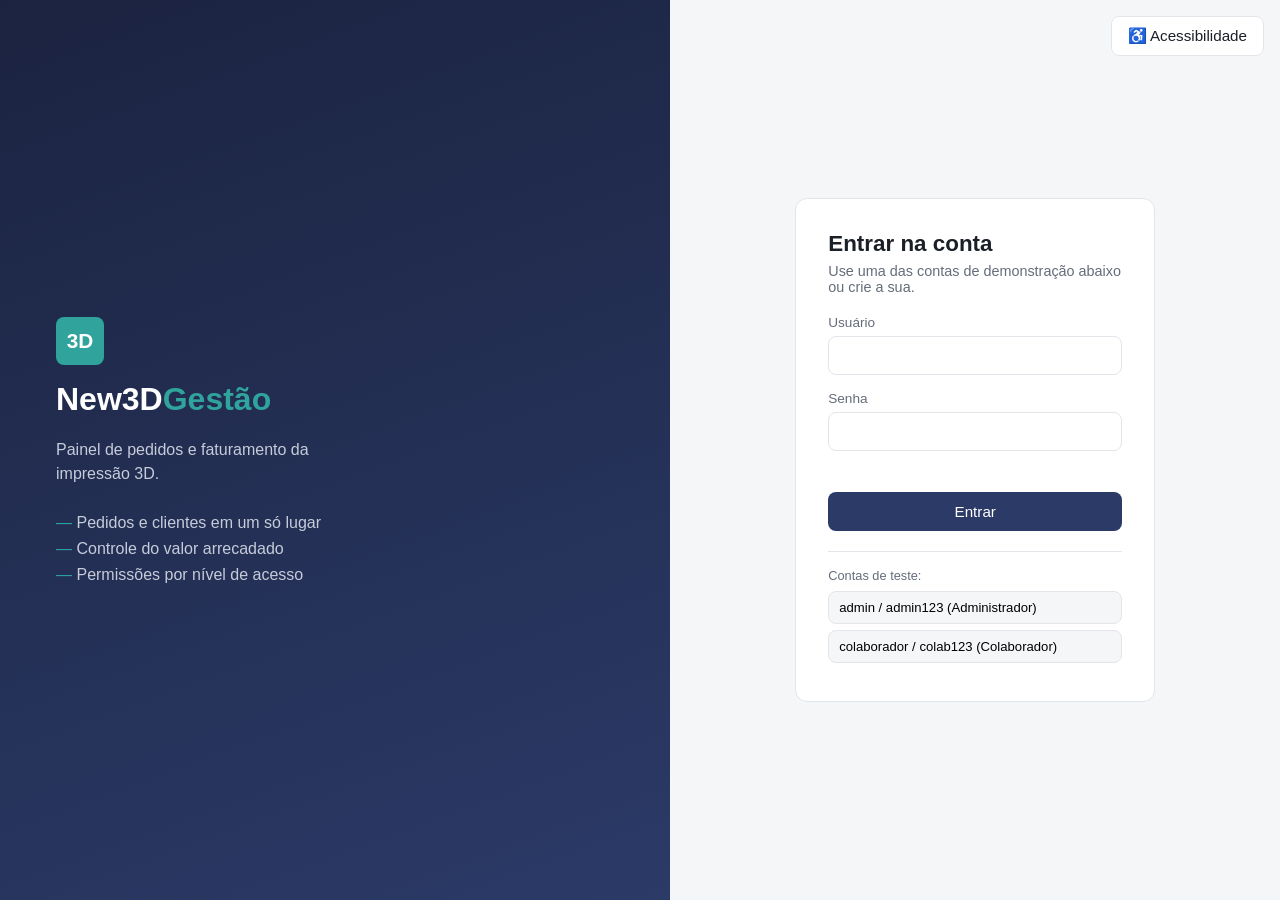
<file: index.html>
<!DOCTYPE html>
<html lang="pt-BR">
<head>
<meta charset="UTF-8">
<meta name="viewport" content="width=device-width, initial-scale=1.0">
<title>New3D Gestão — Entrar</title>
<link rel="stylesheet" href="style.css">
</head>
<body class="login-page">
  <button id="accessibility-toggle" class="btn btn-ghost login-accessibility" aria-controls="accessibility-panel" aria-expanded="false">♿ Acessibilidade</button>
  <main class="login-shell">
    <section class="login-brand" aria-hidden="true">
      <div class="brand-mark">3D</div>
      <h1>New3D<span>Gestão</span></h1>
      <p>Painel de pedidos e faturamento da impressão 3D.</p>
      <ul class="brand-points">
        <li>Pedidos e clientes em um só lugar</li>
        <li>Controle do valor arrecadado</li>
        <li>Permissões por nível de acesso</li>
      </ul>
    </section>

    <section class="login-form-wrap">
      <form id="login-form" class="login-form" novalidate>
        <h2>Entrar na conta</h2>
        <p class="form-help">Use uma das contas de demonstração abaixo ou crie a sua.</p>

        <div class="field">
          <label for="username">Usuário</label>
          <input type="text" id="username" name="username" autocomplete="username" required>
        </div>

        <div class="field">
          <label for="password">Senha</label>
          <input type="password" id="password" name="password" autocomplete="current-password" required>
        </div>

        <p id="login-error" class="form-error" role="alert" aria-live="assertive"></p>

        <button type="submit" class="btn btn-primary btn-block">Entrar</button>

        <div class="demo-accounts">
          <p>Contas de teste:</p>
          <button type="button" class="chip" data-user="admin" data-pass="admin123">admin / admin123 (Administrador)</button>
          <button type="button" class="chip" data-user="colaborador" data-pass="colab123">colaborador / colab123 (Colaborador)</button>
        </div>
      </form>
    </section>
  </main>

  <div class="accessibility-panel" id="accessibility-panel" hidden role="dialog" aria-labelledby="accessibility-title">
    <div class="accessibility-box">
      <div class="accessibility-head"><h2 id="accessibility-title">Acessibilidade</h2><button id="accessibility-close" class="btn btn-ghost" type="button">Fechar</button></div>
      <p>Ajuste a visualização conforme sua necessidade.</p>
      <div class="accessibility-actions">
        <button id="accessibility-font-decrease" class="btn btn-ghost" type="button">A− Diminuir texto</button>
        <button id="accessibility-font-reset" class="btn btn-ghost" type="button">A Resetar texto</button>
        <button id="accessibility-font-increase" class="btn btn-ghost" type="button">A+ Aumentar texto</button>
        <button id="accessibility-contrast" class="btn btn-primary" type="button">Alto contraste</button>
      </div>
    </div>
  </div>
  <script src="app.js"></script>
  <script>
    document.addEventListener('DOMContentLoaded', initLoginPage);
  </script>
</body>
</html>
</file>
<file: style.css>
/* ---- Tokens ---- */
:root {
  --navy-900: #1B2340;
  --navy-700: #2B3A67;
  --navy-500: #445285;
  --teal-500: #2FA39C;
  --teal-600: #26837D;
  --danger: #C4443F;
  --warn: #B8860B;
  --bg: #F5F6F8;
  --surface: #FFFFFF;
  --border: #E2E5EA;
  --text: #1B1F27;
  --text-soft: #656C7A;
  --radius: 8px;
  --font: "Inter", -apple-system, "Segoe UI", Roboto, sans-serif;
}

* { box-sizing: border-box; }

body {
  margin: 0;
  font-family: var(--font);
  color: var(--text);
  background: var(--bg);
}

h1, h2 { margin: 0 0 4px; font-weight: 600; }
p { margin: 0; }

.sr-only {
  position: absolute; width: 1px; height: 1px; overflow: hidden;
  clip: rect(0 0 0 0); white-space: nowrap;
}

.skip-link {
  position: absolute; left: -999px; top: 0;
  background: var(--navy-900); color: #fff; padding: 10px 16px;
  z-index: 200; border-radius: 0 0 var(--radius) 0;
}
.skip-link:focus { left: 0; }

a, button, input, select {
  font-family: inherit;
}

:focus-visible {
  outline: 2px solid var(--teal-600);
  outline-offset: 2px;
}

@media (prefers-reduced-motion: reduce) {
  * { animation: none !important; transition: none !important; }
}

/* ---- Buttons ---- */
.btn {
  border: 1px solid transparent;
  border-radius: var(--radius);
  padding: 10px 16px;
  font-size: 0.95rem;
  font-weight: 500;
  cursor: pointer;
}
.btn-primary { background: var(--navy-700); color: #fff; }
.btn-primary:hover { background: var(--navy-900); }
.btn-ghost { background: transparent; border-color: var(--border); color: var(--text); }
.btn-ghost:hover { background: var(--bg); }
.btn-block { width: 100%; }
.btn-danger { background: var(--danger); color: #fff; }
.btn-small { padding: 6px 10px; font-size: 0.85rem; }

/* ================= LOGIN ================= */
.login-page { background: var(--navy-900); }

.login-shell {
  min-height: 100vh;
  display: grid;
  grid-template-columns: 1.1fr 1fr;
}

.login-brand {
  background: linear-gradient(160deg, var(--navy-900), var(--navy-700));
  color: #fff;
  padding: 56px;
  display: flex;
  flex-direction: column;
  justify-content: center;
  gap: 16px;
}
.brand-mark {
  width: 48px; height: 48px;
  background: var(--teal-500);
  border-radius: var(--radius);
  display: flex; align-items: center; justify-content: center;
  font-weight: 700; font-size: 1.3rem;
}
.login-brand h1 { font-size: 2rem; }
.login-brand h1 span { color: var(--teal-500); }
.login-brand p { color: #C7CCDA; max-width: 34ch; line-height: 1.5; }
.brand-points { list-style: none; padding: 0; margin: 12px 0 0; display: grid; gap: 8px; color: #C7CCDA; }
.brand-points li::before { content: "— "; color: var(--teal-500); }

.login-form-wrap {
  display: flex; align-items: center; justify-content: center;
  background: var(--bg);
  padding: 24px;
}
.login-form {
  width: 100%; max-width: 360px;
  background: var(--surface);
  border: 1px solid var(--border);
  border-radius: 12px;
  padding: 32px;
}
.login-form h2 { font-size: 1.4rem; }
.form-help { color: var(--text-soft); font-size: 0.9rem; margin: 6px 0 20px; }

.field { margin-bottom: 16px; display: flex; flex-direction: column; gap: 6px; }
.field label { font-size: 0.85rem; font-weight: 500; color: var(--text-soft); }
.field input, .field select {
  padding: 10px 12px;
  border: 1px solid var(--border);
  border-radius: var(--radius);
  font-size: 0.95rem;
}
.field input:focus, .field select:focus { border-color: var(--teal-600); }

.form-error { color: var(--danger); font-size: 0.85rem; min-height: 1.2em; margin-bottom: 8px; }

.demo-accounts { margin-top: 20px; border-top: 1px solid var(--border); padding-top: 16px; }
.demo-accounts p { font-size: 0.8rem; color: var(--text-soft); margin-bottom: 8px; }
.chip {
  display: block; width: 100%; text-align: left;
  background: var(--bg); border: 1px solid var(--border); border-radius: var(--radius);
  padding: 8px 10px; margin-bottom: 6px; font-size: 0.82rem; cursor: pointer;
}
.chip:hover { border-color: var(--teal-600); }

@media (max-width: 800px) {
  .login-shell { grid-template-columns: 1fr; }
  .login-brand { padding: 32px; }
}

/* ================= APP SHELL ================= */
.app-shell {
  display: grid;
  grid-template-columns: 220px 1fr;
  grid-template-rows: 60px 1fr;
  grid-template-areas: "topbar topbar" "sidebar content";
  min-height: 100vh;
}

.topbar {
  grid-area: topbar;
  background: var(--navy-900);
  color: #fff;
  display: flex; align-items: center; gap: 16px;
  padding: 0 20px;
}
.topbar-title { font-weight: 700; }
.topbar-title span { color: var(--teal-500); }
.topbar-actions { margin-left: auto; display: flex; align-items: center; }
.topbar-user { display: flex; align-items: center; gap: 12px; font-size: 0.9rem; }
.role-badge {
  background: var(--teal-500); color: #0E2320;
  padding: 3px 10px; border-radius: 999px; font-size: 0.75rem; font-weight: 600;
}
.topbar .btn-ghost { color: #fff; border-color: #47517A; }

.menu-toggle {
  display: none;
  background: transparent; border: none; cursor: pointer;
  width: 32px; height: 32px; flex-direction: column; justify-content: center; gap: 5px;
}
.menu-toggle span { display: block; height: 2px; background: #fff; }

.sidebar {
  grid-area: sidebar;
  background: var(--surface);
  border-right: 1px solid var(--border);
  padding: 20px 0;
}
.sidebar ul { list-style: none; margin: 0; padding: 0; }
.sidebar a {
  display: block; padding: 12px 24px;
  color: var(--text-soft); text-decoration: none; font-weight: 500;
  border-left: 3px solid transparent;
}
.sidebar a:hover { background: var(--bg); color: var(--text); }
.sidebar a.active { color: var(--navy-700); border-left-color: var(--teal-500); background: var(--bg); }
.nav-admin-only { display: none; }

.content { grid-area: content; padding: 28px 32px; }
.view-sub { color: var(--text-soft); margin-bottom: 24px; }
.view-header { display: flex; justify-content: space-between; align-items: flex-end; margin-bottom: 20px; }

/* Stat cards */
.stat-grid {
  display: grid; grid-template-columns: repeat(4, 1fr); gap: 16px; margin: 24px 0;
}
.stat-card {
  background: var(--surface); border: 1px solid var(--border); border-radius: var(--radius);
  padding: 18px; display: flex; flex-direction: column; gap: 6px;
}
.stat-label { color: var(--text-soft); font-size: 0.85rem; }
.stat-value { font-size: 1.6rem; font-weight: 700; color: var(--navy-900); }

.panel-grid { display: grid; grid-template-columns: 1.4fr 1fr; gap: 16px; }
.panel {
  background: var(--surface); border: 1px solid var(--border); border-radius: var(--radius);
  padding: 20px;
}
.panel h2 { font-size: 1rem; margin-bottom: 12px; }

.alert-list { list-style: none; margin: 0; padding: 0; display: grid; gap: 10px; }
.alert-list li {
  border-left: 3px solid var(--warn);
  background: #FBF6E8; padding: 10px 12px; border-radius: 4px; font-size: 0.88rem;
}
.alert-list li.alert-danger { border-left-color: var(--danger); background: #FBEAE9; }
.alert-list .alert-empty { border-left-color: var(--teal-500); background: #EAF6F5; }

/* Table */
.table-wrap {
  background: var(--surface); border: 1px solid var(--border); border-radius: var(--radius);
  overflow-x: auto;
}
table { width: 100%; border-collapse: collapse; font-size: 0.92rem; }
th, td { text-align: left; padding: 12px 16px; border-bottom: 1px solid var(--border); }
th { color: var(--text-soft); font-weight: 600; font-size: 0.8rem; text-transform: none; }
tbody tr:last-child td { border-bottom: none; }
.status-pill { padding: 3px 10px; border-radius: 999px; font-size: 0.78rem; font-weight: 600; }
.status-PedidoRecebido { background: #FBF6E8; color: #8A6D00; }
.status-Emprodução { background: #EAF0FB; color: var(--navy-700); }
.status-Pago { background: #EAF6F5; color: var(--teal-600); }
.empty-state { padding: 32px; text-align: center; color: var(--text-soft); }

/* Modal */
.modal-backdrop {
  position: fixed; inset: 0; background: rgba(27,35,64,0.5);
  align-items: center; justify-content: center; padding: 16px; z-index: 100;
}
.modal-backdrop:not([hidden]) { display: flex; }
.modal { background: #fff; border-radius: 12px; padding: 28px; width: 100%; max-width: 420px; max-height: 90vh; overflow-y: auto; }
.modal-actions { display: flex; justify-content: flex-end; gap: 10px; margin-top: 20px; }

.toast {
  position: fixed; bottom: 20px; right: 20px;
  background: var(--navy-900); color: #fff; padding: 12px 18px; border-radius: var(--radius);
  z-index: 150;
}

@media (max-width: 900px) {
  .stat-grid { grid-template-columns: repeat(2, 1fr); }
  .panel-grid { grid-template-columns: 1fr; }
}

@media (max-width: 720px) {
  .app-shell { grid-template-columns: 1fr; grid-template-areas: "topbar" "content"; }
  .menu-toggle { display: flex; }
  .topbar-actions { margin-left: auto; }
  .topbar-actions .btn { padding: 8px 10px; font-size: 0.8rem; }
  .sidebar {
    position: fixed; top: 60px; left: 0; bottom: 0; width: 220px;
    transform: translateX(-100%); transition: transform .2s ease; z-index: 90;
  }
  .sidebar.open { transform: translateX(0); }
  .stat-grid { grid-template-columns: 1fr; }
}

/* ---- Acessibilidade ---- */
html { font-size: calc(16px * var(--font-scale, 1)); }

/* Painel lateral: fechado por padrão e aberto somente pelo botão. */
.accessibility-panel {
  position: fixed;
  inset: 0;
  background: rgba(0,0,0,.45);
  z-index: 300;
  display: flex;
  justify-content: flex-end;
  align-items: stretch;
  visibility: visible;
  opacity: 1;
  transition: opacity .2s ease;
}
.accessibility-panel[hidden] {
  display: none !important;
}
.accessibility-box {
  width: min(390px, 92vw);
  height: 100%;
  margin: 0;
  background: var(--surface);
  color: var(--text);
  border-left: 2px solid var(--border);
  border-radius: 18px 0 0 18px;
  padding: 24px;
  box-shadow: -12px 0 35px rgba(0,0,0,.22);
  overflow-y: auto;
  transform: translateX(0);
}
.accessibility-head {
  display:flex;
  justify-content:space-between;
  align-items:center;
  gap:12px;
  margin-bottom:10px;
}
.accessibility-head h2 { margin:0; }
.accessibility-box p { color: var(--text-soft); margin-bottom:20px; }
.accessibility-actions { display:grid; gap:10px; }
.accessibility-actions .btn { width:100%; text-align:left; }
.high-contrast { --bg:#000; --surface:#000; --border:#fff; --text:#fff; --text-soft:#fff; --navy-900:#000; --navy-700:#000; --navy-500:#fff; --teal-500:#ff0; --teal-600:#ff0; --danger:#ff6b6b; --warn:#ff0; }
.high-contrast .btn-primary, .high-contrast .btn-danger { background:#ff0; color:#000; border-color:#fff; }
.high-contrast .sidebar a.active, .high-contrast .sidebar a:hover, .high-contrast .btn-ghost:hover { background:#222; color:#fff; }
.high-contrast .status-pill { background:#000; color:#fff; border:1px solid #fff; }
.login-accessibility { position:fixed; top:16px; right:16px; z-index:20; background:#fff; color:var(--text); }
@media (max-width:720px) {
  .accessibility-btn { font-size:.75rem; padding:7px 9px; }
  .topbar { gap:8px; }
  .topbar-title { display:none; }
  .topbar-user { font-size:.75rem; gap:6px; }
  .accessibility-box { width:min(360px, 92vw); border-radius:16px 0 0 16px; padding:20px; }
}
</file>
